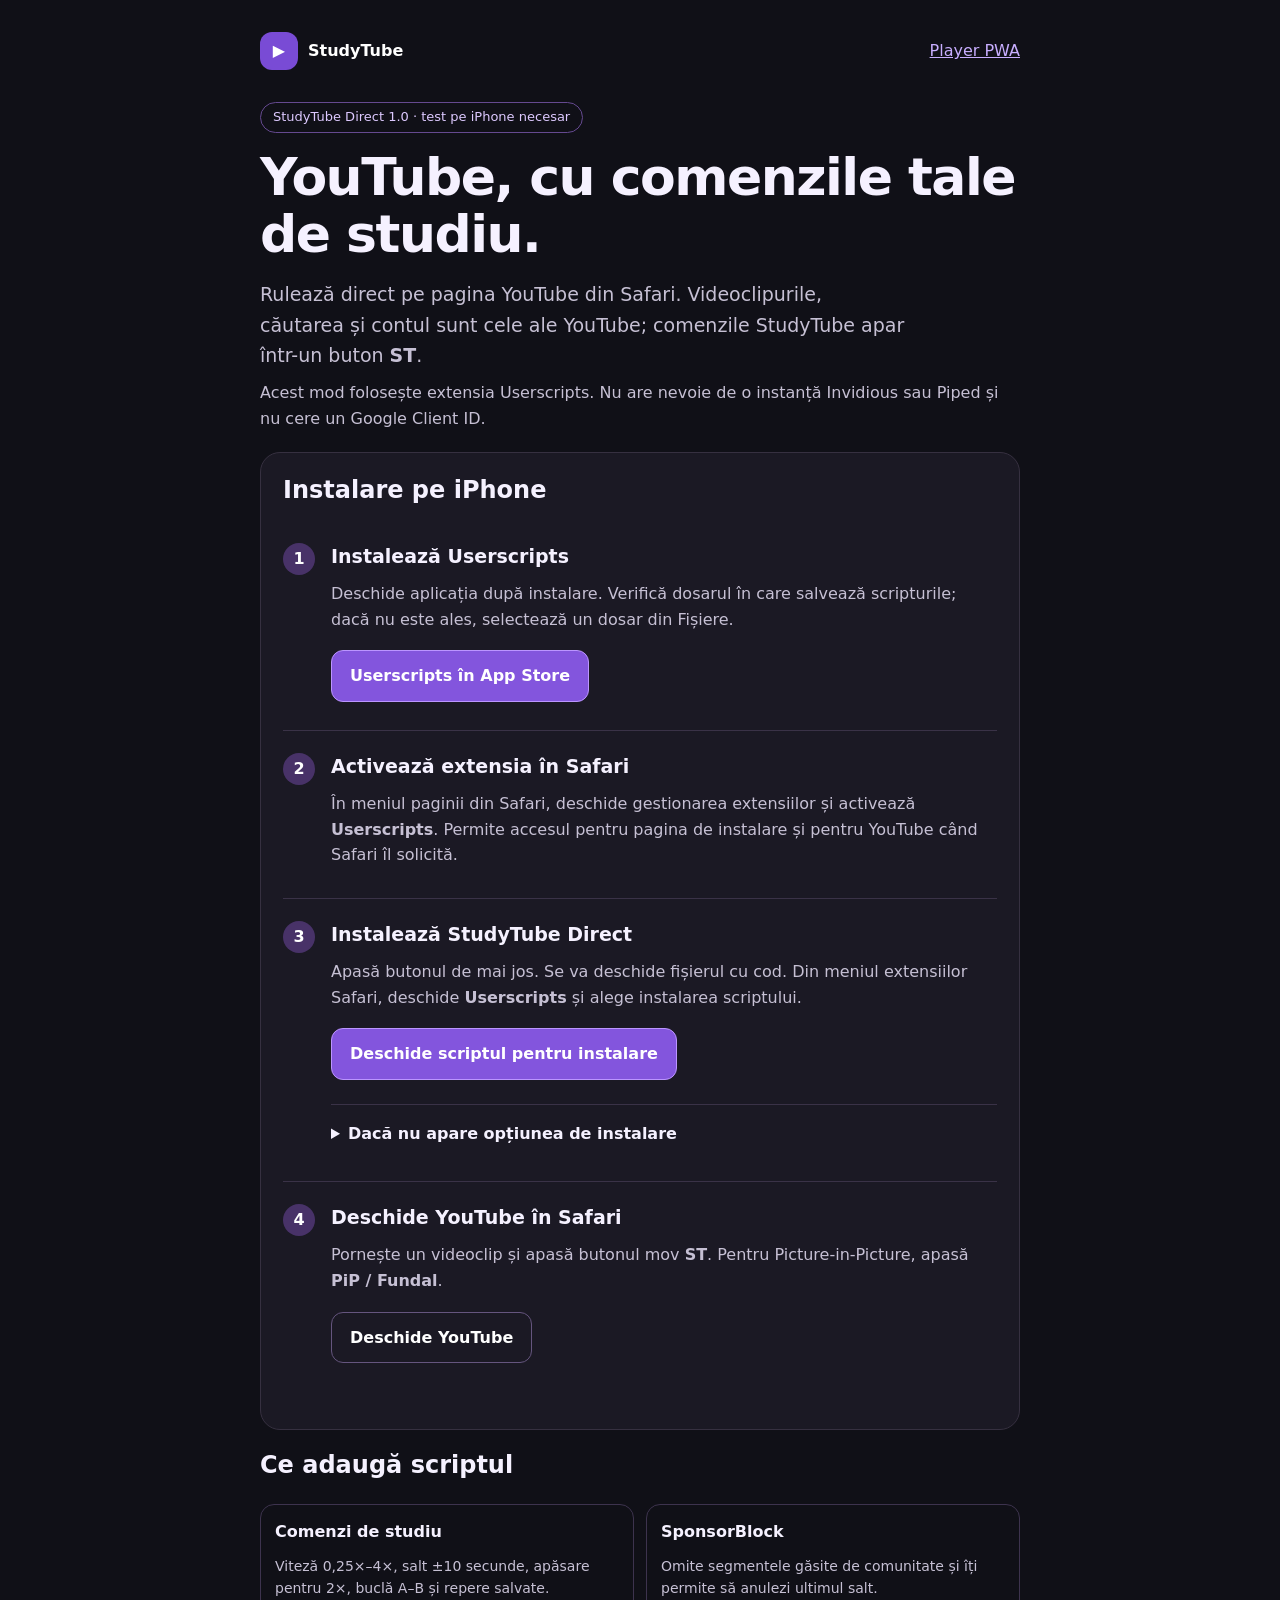
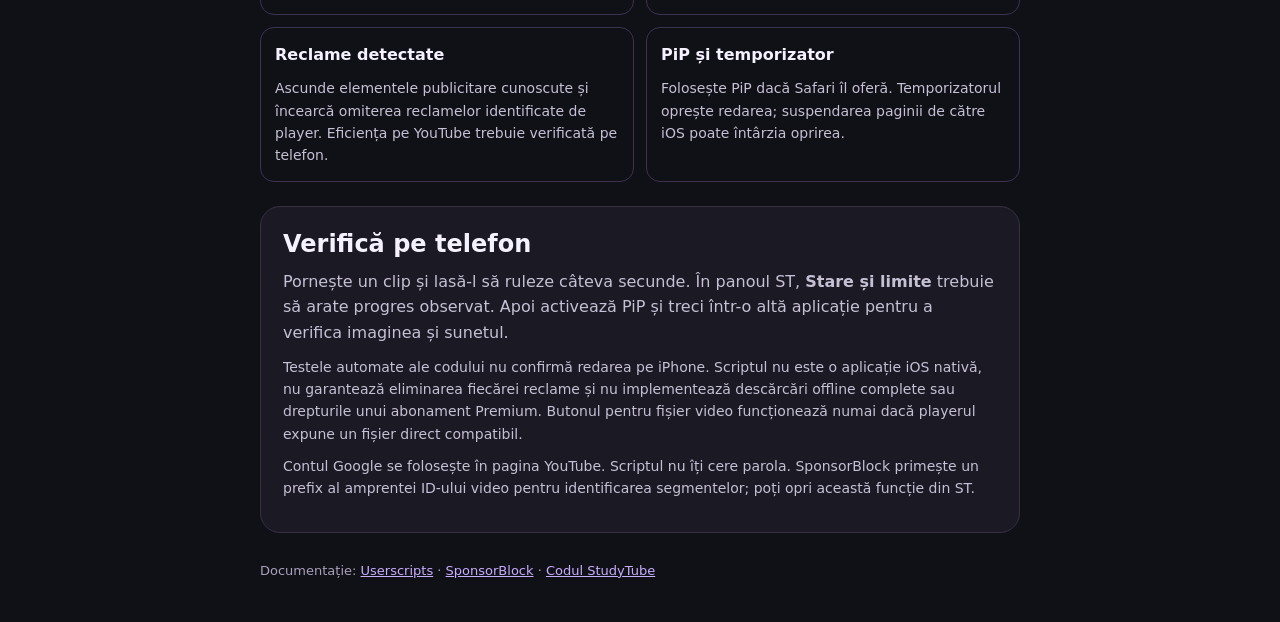
<file: direct/index.html>
<!doctype html>
<html lang="ro">
<head>
  <meta charset="utf-8">
  <meta name="viewport" content="width=device-width,initial-scale=1,viewport-fit=cover">
  <meta name="theme-color" content="#101017">
  <title>StudyTube Direct — instalare pe iPhone</title>
  <link rel="icon" href="../icons/icon-192.png">
  <style>
    :root{color-scheme:dark;font-family:system-ui,-apple-system,BlinkMacSystemFont,sans-serif;background:#101017;color:#f5f1ff;line-height:1.6}*{box-sizing:border-box}body{margin:0;padding:24px 20px calc(40px + env(safe-area-inset-bottom,0px))}main{max-width:760px;margin:auto}header{display:flex;align-items:center;justify-content:space-between;gap:16px;padding:8px 0 32px}.brand{font-weight:800;text-decoration:none;color:#fff}.brand span{display:inline-grid;place-items:center;background:#794bd5;border-radius:12px;width:38px;height:38px;margin-right:10px}a{color:#c8aeff}a:focus-visible{outline:3px solid #c8aeff;outline-offset:4px}h1{font-size:clamp(32px,8vw,52px);line-height:1.1;letter-spacing:-1.5px;margin:16px 0}h2{font-size:24px;line-height:1.25;margin:0 0 8px}h3{margin:0;font-size:19px}p{margin:10px 0;color:#c6c0d4}.badge{display:inline-block;border:1px solid #654990;border-radius:999px;padding:4px 12px;color:#ddc9ff;font-size:13px}.lead{font-size:19px;max-width:650px}.card{background:#1b1924;border:1px solid #363040;border-radius:20px;padding:22px;margin:20px 0}.steps{list-style:none;padding:0;counter-reset:step}.steps>li{counter-increment:step;position:relative;border-top:1px solid #3a3247;padding:20px 0 20px 48px}.steps>li:first-child{border-top:0}.steps>li:before{content:counter(step);position:absolute;left:0;top:22px;background:#483268;color:#fff;border-radius:50%;width:32px;height:32px;display:grid;place-items:center;font-weight:800}.button{display:inline-block;text-decoration:none;background:#8355dd;border:1px solid #bb95ff;border-radius:12px;color:white;font-weight:700;padding:12px 18px;min-height:46px;margin:8px 0}.secondary{background:transparent;border-color:#65557e}.features{display:grid;grid-template-columns:1fr 1fr;gap:12px;margin:24px 0}.feature{border:1px solid #3d334e;border-radius:14px;padding:14px}.feature p{font-size:14px;margin-bottom:0}details{border-top:1px solid #3a3247;padding-top:16px;margin-top:16px}summary{cursor:pointer;font-weight:700;min-height:40px}.note{font-size:14px}.small{font-size:13px}footer{margin-top:28px;font-size:13px;color:#aaa0bb}@media(max-width:450px){.card{padding:18px}.features{grid-template-columns:1fr}.steps>li{padding-left:42px}header{align-items:flex-start}}
  </style>
</head>
<body>
<main>
  <header><a class="brand" href="../"><span>▶</span>StudyTube</a><a href="../">Player PWA</a></header>
  <span class="badge">StudyTube Direct 1.0 · test pe iPhone necesar</span>
  <h1>YouTube, cu comenzile tale de studiu.</h1>
  <p class="lead">Rulează direct pe pagina YouTube din Safari. Videoclipurile, căutarea și contul sunt cele ale YouTube; comenzile StudyTube apar într-un buton <strong>ST</strong>.</p>
  <p>Acest mod folosește extensia Userscripts. Nu are nevoie de o instanță Invidious sau Piped și nu cere un Google Client ID.</p>

  <section class="card" aria-labelledby="install-title">
    <h2 id="install-title">Instalare pe iPhone</h2>
    <ol class="steps">
      <li><h3>Instalează Userscripts</h3><p>Deschide aplicația după instalare. Verifică dosarul în care salvează scripturile; dacă nu este ales, selectează un dosar din Fișiere.</p><a class="button" href="https://apps.apple.com/app/userscripts/id1463298887">Userscripts în App Store</a></li>
      <li><h3>Activează extensia în Safari</h3><p>În meniul paginii din Safari, deschide gestionarea extensiilor și activează <strong>Userscripts</strong>. Permite accesul pentru pagina de instalare și pentru YouTube când Safari îl solicită.</p></li>
      <li><h3>Instalează StudyTube Direct</h3><p>Apasă butonul de mai jos. Se va deschide fișierul cu cod. Din meniul extensiilor Safari, deschide <strong>Userscripts</strong> și alege instalarea scriptului.</p><a class="button" href="./StudyTube-Direct.user.js">Deschide scriptul pentru instalare</a><details><summary>Dacă nu apare opțiunea de instalare</summary><p>Salvează fișierul <a href="./StudyTube-Direct.user.js" download>StudyTube-Direct.user.js</a> în dosarul ales în aplicația Userscripts. Apoi deschide o dată meniul extensiei Userscripts în Safari și reîncarcă YouTube.</p></details></li>
      <li><h3>Deschide YouTube în Safari</h3><p>Pornește un videoclip și apasă butonul mov <strong>ST</strong>. Pentru Picture-in-Picture, apasă <strong>PiP / Fundal</strong>.</p><a class="button secondary" href="https://m.youtube.com/">Deschide YouTube</a></li>
    </ol>
  </section>

  <section aria-labelledby="features-title">
    <h2 id="features-title">Ce adaugă scriptul</h2>
    <div class="features">
      <div class="feature"><strong>Comenzi de studiu</strong><p>Viteză 0,25×–4×, salt ±10 secunde, apăsare pentru 2×, buclă A–B și repere salvate.</p></div>
      <div class="feature"><strong>SponsorBlock</strong><p>Omite segmentele găsite de comunitate și îți permite să anulezi ultimul salt.</p></div>
      <div class="feature"><strong>Reclame detectate</strong><p>Ascunde elementele publicitare cunoscute și încearcă omiterea reclamelor identificate de player. Eficiența pe YouTube trebuie verificată pe telefon.</p></div>
      <div class="feature"><strong>PiP și temporizator</strong><p>Folosește PiP dacă Safari îl oferă. Temporizatorul oprește redarea; suspendarea paginii de către iOS poate întârzia oprirea.</p></div>
    </div>
  </section>

  <section class="card" aria-labelledby="check-title">
    <h2 id="check-title">Verifică pe telefon</h2>
    <p>Pornește un clip și lasă-l să ruleze câteva secunde. În panoul ST, <strong>Stare și limite</strong> trebuie să arate progres observat. Apoi activează PiP și treci într-o altă aplicație pentru a verifica imaginea și sunetul.</p>
    <p class="note">Testele automate ale codului nu confirmă redarea pe iPhone. Scriptul nu este o aplicație iOS nativă, nu garantează eliminarea fiecărei reclame și nu implementează descărcări offline complete sau drepturile unui abonament Premium. Butonul pentru fișier video funcționează numai dacă playerul expune un fișier direct compatibil.</p>
    <p class="note">Contul Google se folosește în pagina YouTube. Scriptul nu îți cere parola. SponsorBlock primește un prefix al amprentei ID-ului video pentru identificarea segmentelor; poți opri această funcție din ST.</p>
  </section>
  <footer>Documentație: <a href="https://github.com/quoid/userscripts#usage">Userscripts</a> · <a href="https://wiki.sponsor.ajay.app/w/API_Docs">SponsorBlock</a> · <a href="https://github.com/Wlado88/studytube">Codul StudyTube</a></footer>
</main>
</body>
</html>
</file>
